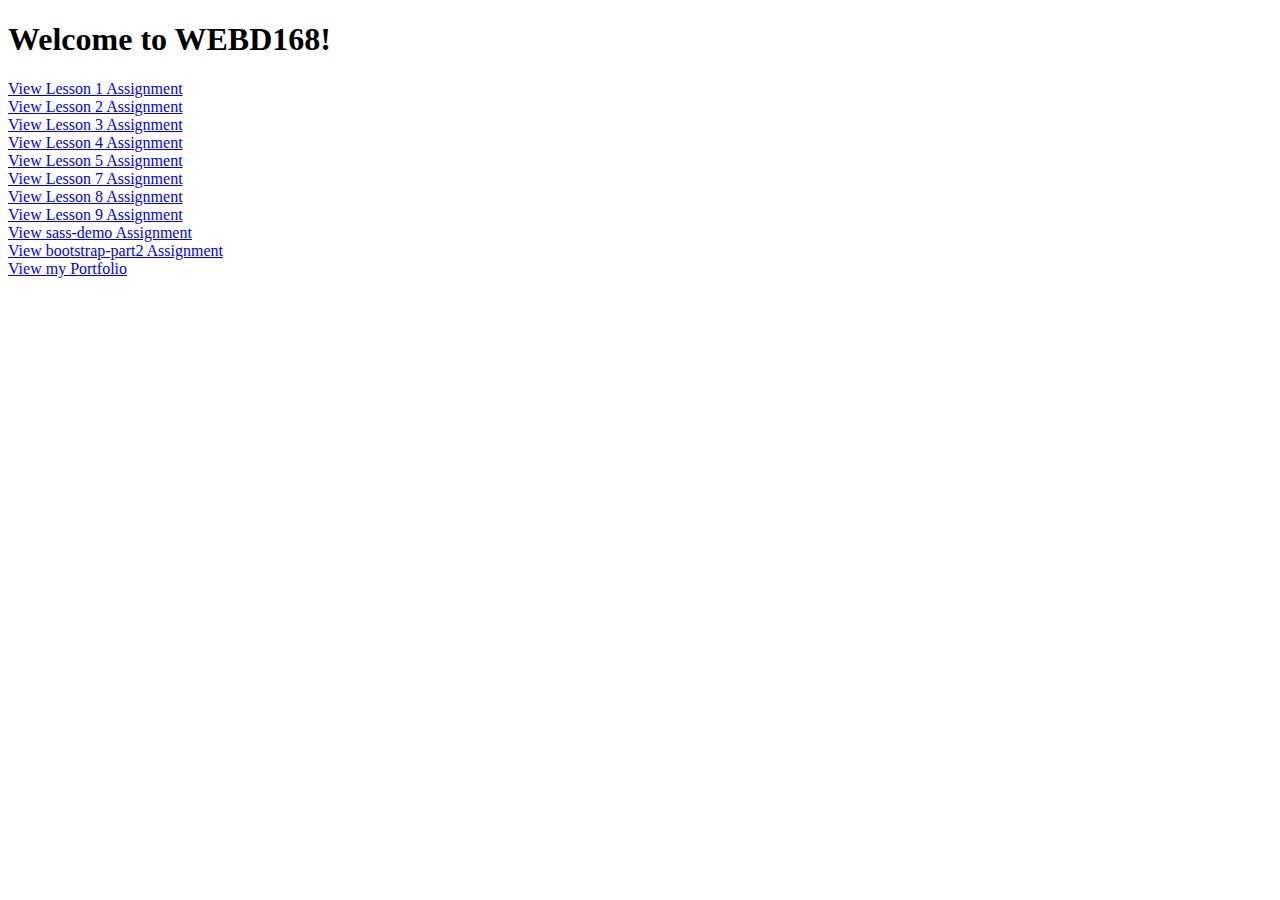
<file: index.html>
<!DOCTYPE html>
<html>
<head>
    <title>WEBD168 - Home</title>
</head>
<body>
    <h1>Welcome to WEBD168!</h1>
    <a href="lesson01/">View Lesson 1 Assignment</a><br>
    <a href="lesson02/">View Lesson 2 Assignment</a><br>
    <a href="lesson03/">View Lesson 3 Assignment</a><br>
    <a href="lesson04/">View Lesson 4 Assignment</a><br>
    <a href="lesson05/">View Lesson 5 Assignment</a><br>
    <a href="lesson07/">View Lesson 7 Assignment</a><br>
    <a href="lesson08/">View Lesson 8 Assignment</a><br>
    <a href="lesson09/">View Lesson 9 Assignment</a><br>
    <a href="sass-demo/">View sass-demo Assignment</a><br>
    <a href="bootstrap-part2/">View bootstrap-part2 Assignment</a><br>
    <a href="final/">View my Portfolio</a>
</body>
</html>
</file>
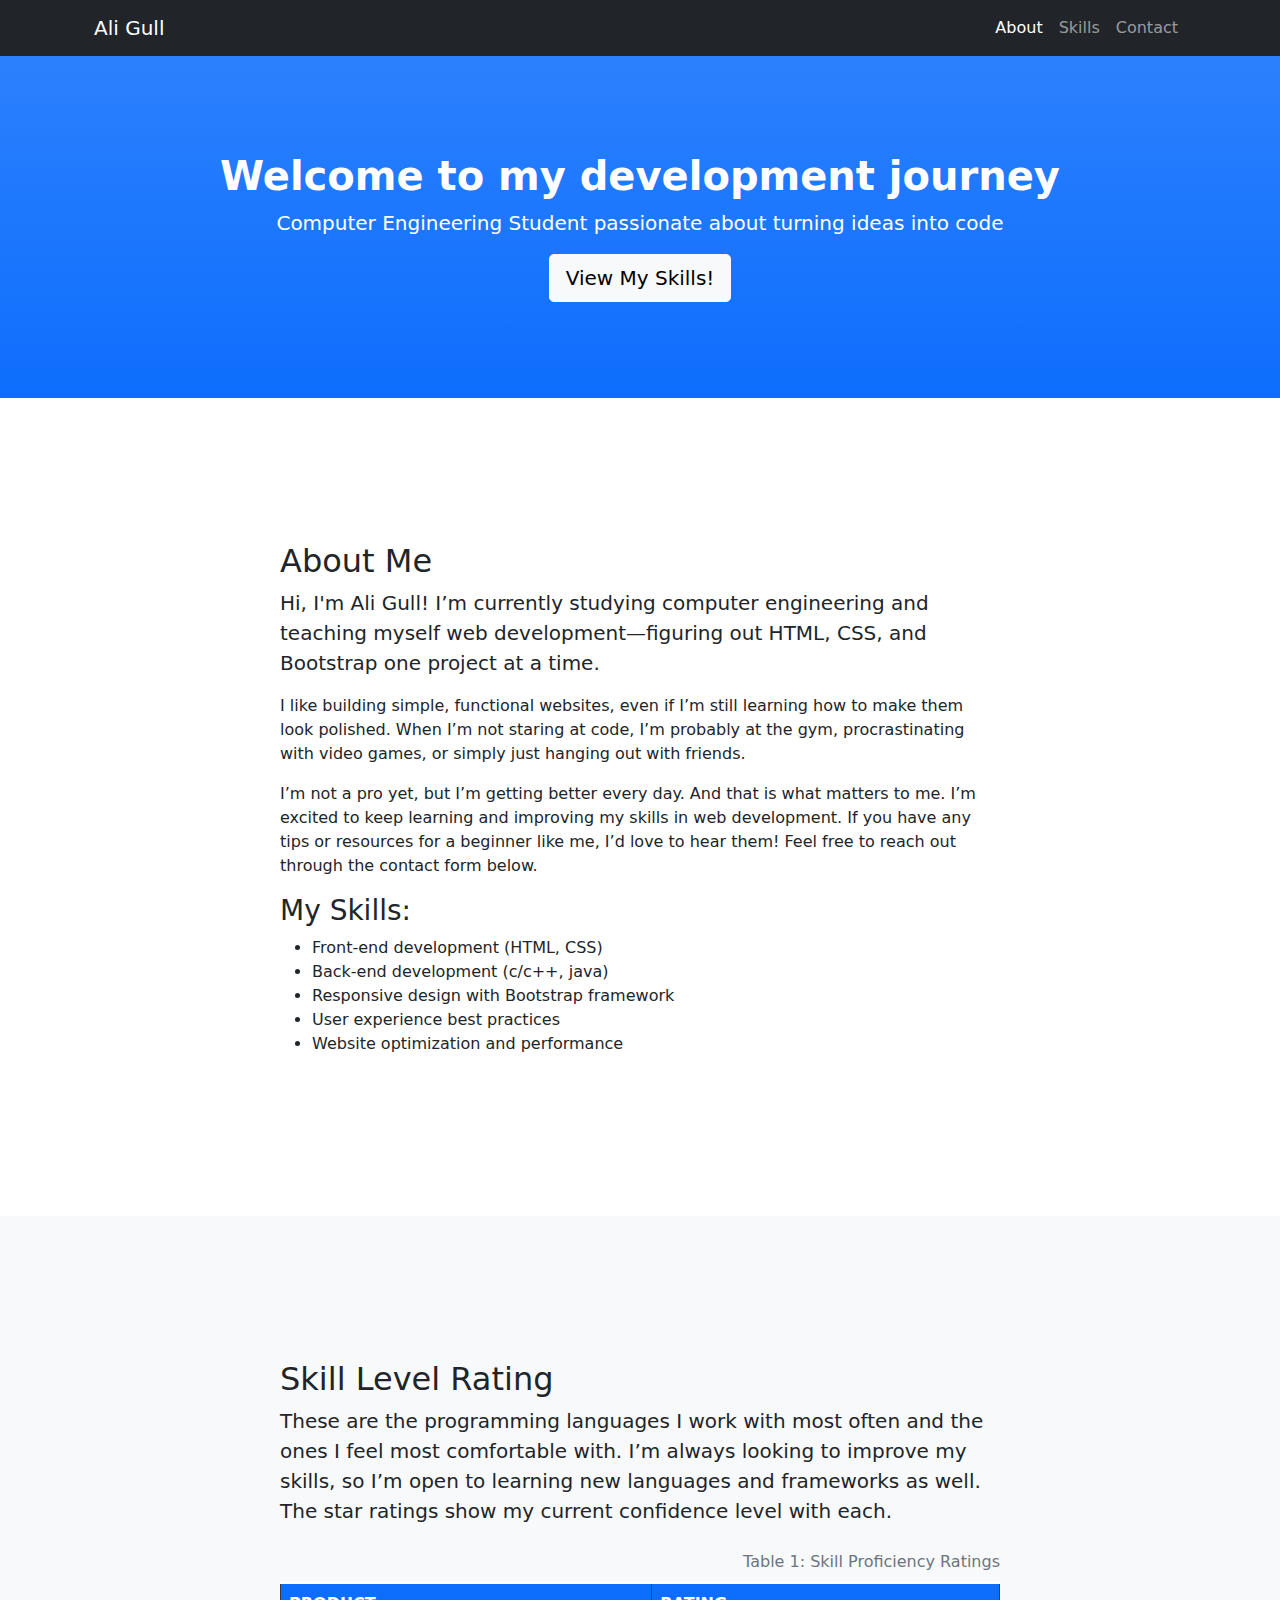
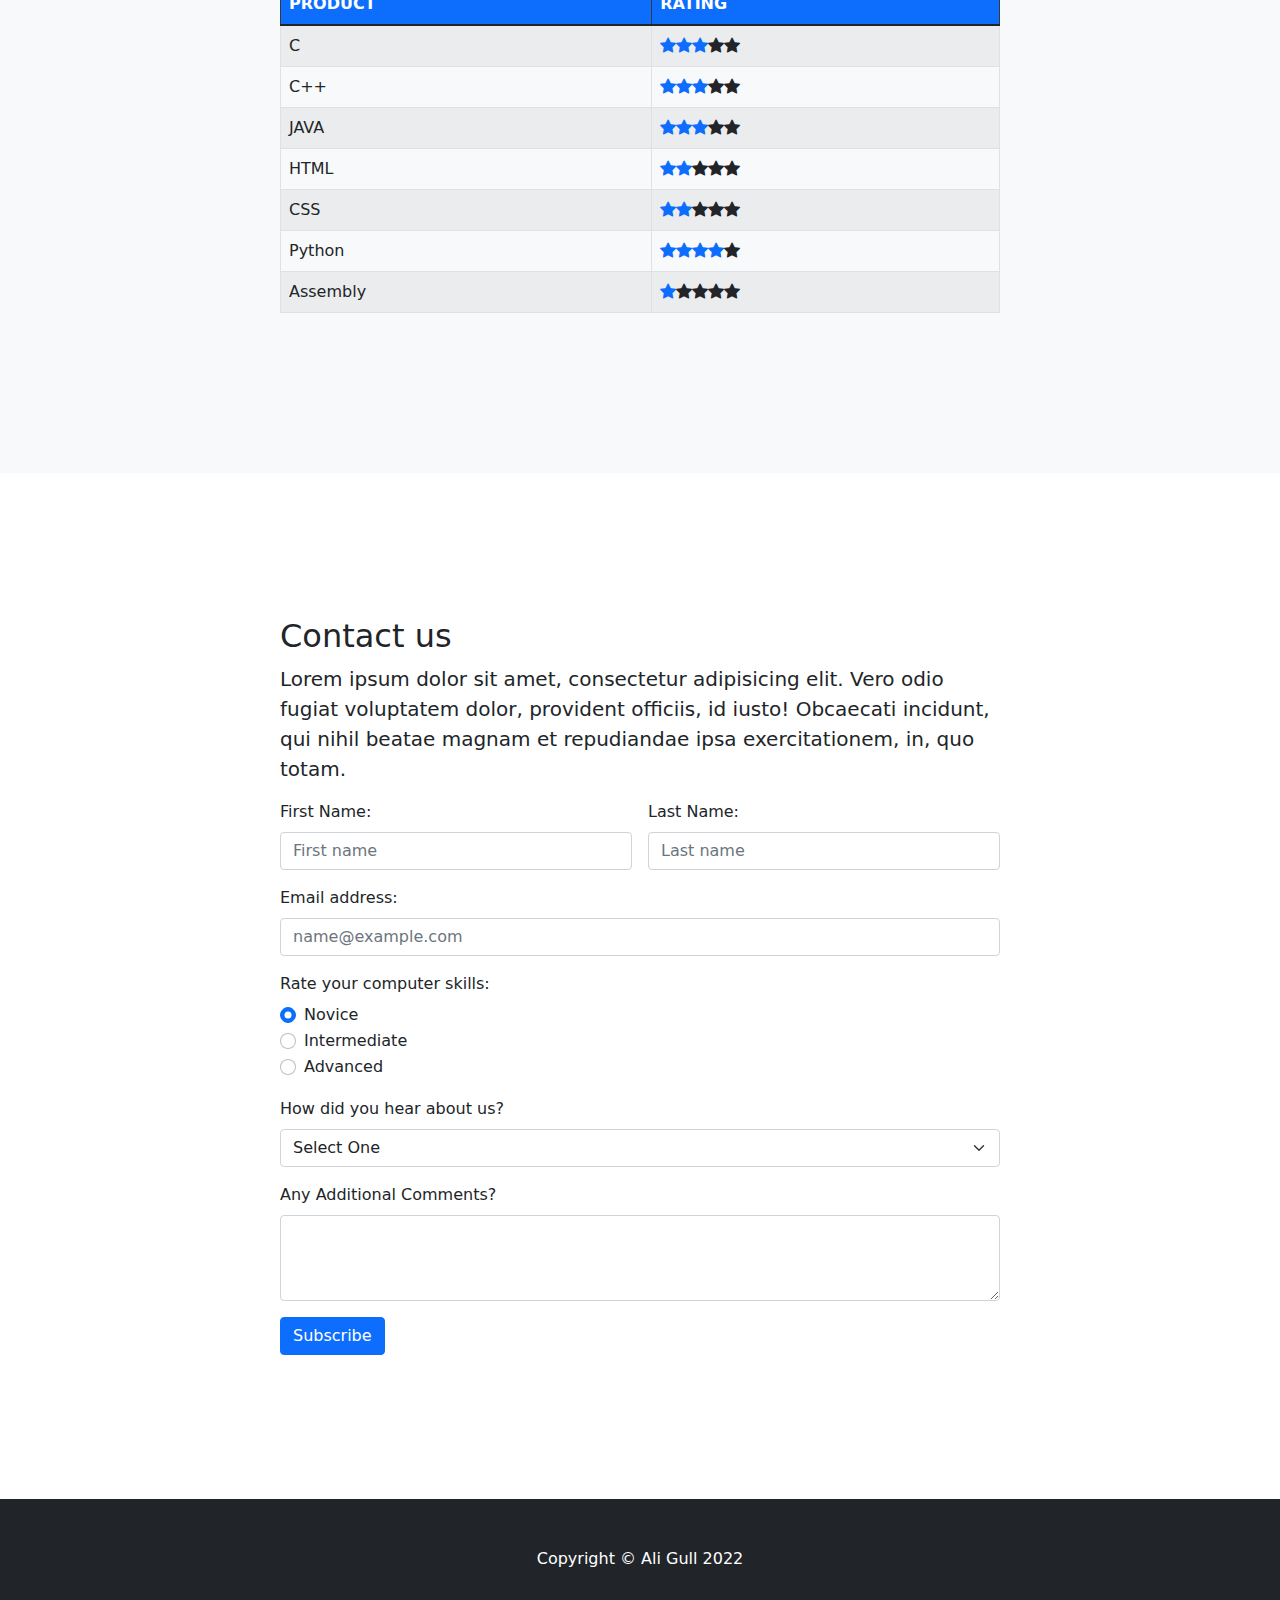
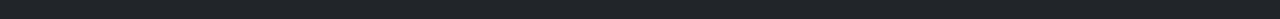
<file: bootstrap-part2/index.html>
<!DOCTYPE html>
<html lang="en">

<head>
    <meta charset="utf-8">
    <meta name="viewport" content="width=device-width, initial-scale=1, shrink-to-fit=no">
    <meta name="description" content=""> <!-- Update this content-->
    <meta name="author" content=""> <!-- Update this content-->
    <title>Scrolling Nav - Start Bootstrap Template</title>
    <link rel="icon" type="image/x-icon" href="assets/favicon.ico">
    <!-- Core theme CSS (includes Bootstrap)-->
    <link href="css/styles.css" rel="stylesheet">
    <link rel="stylesheet" href="css/custom.css">
    <link rel="stylesheet" href="https://cdn.jsdelivr.net/npm/bootstrap-icons@1.13.1/font/bootstrap-icons.min.css">
</head>

<body id="page-top">
    <!-- Navigation-->
    <nav class="navbar navbar-expand-lg navbar-dark bg-dark fixed-top" id="mainNav">
        <div class="container px-4">
            <a class="navbar-brand" href="#page-top">Ali Gull</a>
            <button class="navbar-toggler" type="button" data-bs-toggle="collapse" data-bs-target="#navbarResponsive"
                aria-controls="navbarResponsive" aria-expanded="false" aria-label="Toggle navigation">
                <span class="navbar-toggler-icon"></span>
            </button>
            <div class="collapse navbar-collapse" id="navbarResponsive">
                <ul class="navbar-nav ms-auto">
                    <li class="nav-item">
                        <a class="nav-link" href="#about">About</a>
                    </li>
                    <li class="nav-item">
                        <a class="nav-link" href="#skills">Skills</a>
                    </li>
                    <li class="nav-item">
                        <a class="nav-link" href="#contact">Contact</a>
                    </li>
                </ul>
            </div>
        </div>
    </nav>
    <!-- Header-->
    <header class="bg-primary bg-gradient text-white">
        <div class="container px-4 text-center">
            <h1 class="fw-bolder">Welcome to my development journey</h1>
            <p class="lead">
                Computer Engineering Student passionate about turning ideas into code
            </p>
            <a class="btn btn-lg btn-light" href="#about">View My Skills!</a>
        </div>
    </header>
    <!-- About section-->
    <!-- About section-->
<section id="about">
    <div class="container px-4">
        <div class="row gx-4 justify-content-center">
            <div class="col-lg-8">
                <h2>About Me</h2>
                <p class="lead">
                    Hi, I'm Ali Gull! I’m currently studying computer engineering and teaching myself web development—figuring out HTML, CSS, and Bootstrap one project at a time.
                </p>
                <p>
                    I like building simple, functional websites, even if I’m still learning how to make them look polished. When I’m not staring at code, I’m probably at the gym, procrastinating with video games, or simply just hanging out with friends.
                </p>
                <p>
                    I’m not a pro yet, but I’m getting better every day. And that is what matters to me. I’m excited to keep learning and improving my skills in web development. If you have any tips or resources for a beginner like me, I’d love to hear them! Feel free to reach out through the contact form below.

                </p>
                <h3>My Skills:</h3>
                <ul>
                    <li>Front-end development (HTML, CSS)</li>
                    <li>Back-end development (c/c++, java)</li>
                    <li>Responsive design with Bootstrap framework</li>
                    <li>User experience best practices</li>
                    <li>Website optimization and performance</li>
                </ul>
            </div>
        </div>
    </div>
</section>
    <!-- Products section-->
    <section class="bg-light" id="products">
        <div class="container px-4">
            <div class="row gx-4 justify-content-center">
                <div class="col-lg-8">
                    <h2>Skill Level Rating</h2>
                    <p class="lead">
                        These are the programming languages I work with most often and the ones I feel most comfortable with. I’m always looking to improve my skills, so I’m open to learning new languages and frameworks as well. The star ratings show my current confidence level with each.
                    </p>
                </div>
            </div>
        </div>
        <div class="container px-4">
            <div class="row gx-4 justify-content-center">
                <div class="col-lg-8">
                    <table class="table table-responsive table-striped table-bordered inventory">
                        <caption class="text-end">
                            Table 1: Skill Proficiency Ratings
                        </caption>
                        <thead class="text-uppercase table-dark">
                            <tr scope="row">
                                <th scope="col">Product</th>
                                <th scope="col">Rating</th>
                            </tr>
                        </thead>
                        <tbody>
                            <tr>
                                <td>C</td>
                                <td class="rating">
                                    <i class="bi bi-star-fill text-primary"></i><i
                                        class="bi bi-star-fill text-primary"></i><i
                                        class="bi bi-star-fill text-primary"></i><i class="bi bi-star-fill"></i><i
                                        class="bi bi-star-fill">
                                    </i>
                                </td>
                            </tr>
                            <tr>
                                <td>C++</td>
                                <td class="rating">
                                    <i class="bi bi-star-fill text-primary"></i><i
                                        class="bi bi-star-fill text-primary"></i><i
                                        class="bi bi-star-fill text-primary"></i><i class="bi bi-star-fill"></i><i
                                        class="bi bi-star-fill">
                                    </i>
                                </td>
                            </tr>
                            <tr>
                                <td>JAVA</td>
                                <td class="rating">
                                    <i class="bi bi-star-fill text-primary"></i><i
                                        class="bi bi-star-fill text-primary"></i><i
                                        class="bi bi-star-fill text-primary"></i><i class="bi bi-star-fill"></i><i
                                        class="bi bi-star-fill">
                                    </i>
                                </td>
                            </tr>
                            <tr>
                                <td>HTML</td>
                                <td class="rating">
                                    <i class="bi bi-star-fill text-primary"></i><i
                                        class="bi bi-star-fill text-primary"></i><i
                                        class="bi bi-star-fill"></i><i 
                                        class="bi bi-star-fill"></i><i
                                        class="bi bi-star-fill">
                                    </i>
                                </td>
                            </tr>
                            <tr>
                                <td>CSS</td>
                                <td class="rating">
                                    <i class="bi bi-star-fill text-primary"></i><i
                                        class="bi bi-star-fill text-primary"></i><i
                                        class="bi bi-star-fill"></i><i 
                                        class="bi bi-star-fill"></i><i
                                        class="bi bi-star-fill">
                                    </i>
                                </td>
                            </tr>
                            <tr>
                                <td>Python</td>
                                <td class="rating">
                                    <i class="bi bi-star-fill text-primary"></i><i
                                        class="bi bi-star-fill text-primary"></i><i
                                        class="bi bi-star-fill text-primary"></i><i 
                                        class="bi bi-star-fill text-primary"></i><i
                                        class="bi bi-star-fill">
                                    </i>
                                </td>
                            </tr>
                            <tr>
                                <td>Assembly</td>
                                <td class="rating">
                                    <i class="bi bi-star-fill text-primary"></i><i
                                        class="bi bi-star-fill"></i><i
                                        class="bi bi-star-fill"></i><i 
                                        class="bi bi-star-fill"></i><i
                                        class="bi bi-star-fill">
                                    </i>
                                </td>
                            </tr>
                        </tbody>
                    </table>
                </div>
            </div>
        </div>
    </section>
    <!-- Contact section-->
    <section id="contact">
        <div class="container px-4">
            <div class="row gx-4 justify-content-center">
                <div class="col-lg-8">
                    <h2>Contact us</h2>
                    <p class="lead">
                        Lorem ipsum dolor sit amet, consectetur adipisicing elit. Vero
                        odio fugiat voluptatem dolor, provident officiis, id iusto!
                        Obcaecati incidunt, qui nihil beatae magnam et repudiandae ipsa
                        exercitationem, in, quo totam.
                    </p>
                </div>
            </div>
        </div>
        <div class="container px-4">
            <div class="row gx-4 justify-content-center">
                <div class="col-lg-8">
                    <form name="subform" method="post" action="submit.html">
                        <div class="row g-3 mb-3">
                            <div class="col-sm-6">
                                <label for="fname" class="form-label">First Name:</label>
                                <input type="text" class="form-control" placeholder="First name" id="fname">
                            </div>
                            <div class="col-sm-6">
                                <label for="lname" class="form-label">Last Name:</label>
                                <input type="text" class="form-control" placeholder="Last name" id="lname">
                            </div>
                        </div>

                        <div class="mb-3">
                            <label for="email" class="form-label">Email address:</label>
                            <input type="email" class="form-control" id="email" placeholder="name@example.com">
                        </div>
                        <fieldset class="row mb-3">
                            <legend class="col-form-label col-sm-6 pt-0">
                                Rate your computer skills:
                            </legend>
                            <div class="col-sm-10">
                                <div class="form-check">
                                    <input class="form-check-input" type="radio" name="radios" id="radio1"
                                        value="novice" checked>
                                    <label class="form-check-label" for="radio1">
                                        Novice
                                    </label>
                                </div>
                                <div class="form-check">
                                    <input class="form-check-input" type="radio" name="radios" id="radio2"
                                        value="intermediate">
                                    <label class="form-check-label" for="radio2">
                                        Intermediate
                                    </label>
                                </div>
                                <div class="form-check">
                                    <input class="form-check-input" type="radio" name="radios" id="radio3"
                                        value="advanced">
                                    <label class="form-check-label" for="radio3">
                                        Advanced
                                    </label>
                                </div>
                            </div>
                        </fieldset>

                        <div class="mb-3">
                            <label for="refer" class="form-label">How did you hear about us?</label><select
                                class="form-select" aria-label="Default select example">
                                <option selected>Select One</option>
                                <option value="1">Friend</option>
                                <option value="2">Instagram</option>
                                <option value="3">Facebook</option>
                                <option value="4">Twitter</option>
                            </select>
                        </div>

                        <div class="mb-3">
                            <label for="comments" class="form-label">Any Additional Comments?</label>
                            <textarea class="form-control" id="comments" rows="3"></textarea>
                        </div>

                        <button type="submit" class="btn btn-primary">Subscribe</button>
                    </form>
                </div>
            </div>
        </div>
    </section>
    <!-- Footer-->
    <footer class="py-5 bg-dark">
        <div class="container px-4">
            <p class="m-0 text-center text-white">
                Copyright &copy; Ali Gull 2022
            </p>
        </div>
    </footer>
    <!-- Bootstrap core JS-->
    <script src="https://cdn.jsdelivr.net/npm/bootstrap@5.1.3/dist/js/bootstrap.bundle.min.js"></script>
    <!-- Core theme JS-->
    <script src="js/scripts.js"></script>
</body>

</html>
</file>
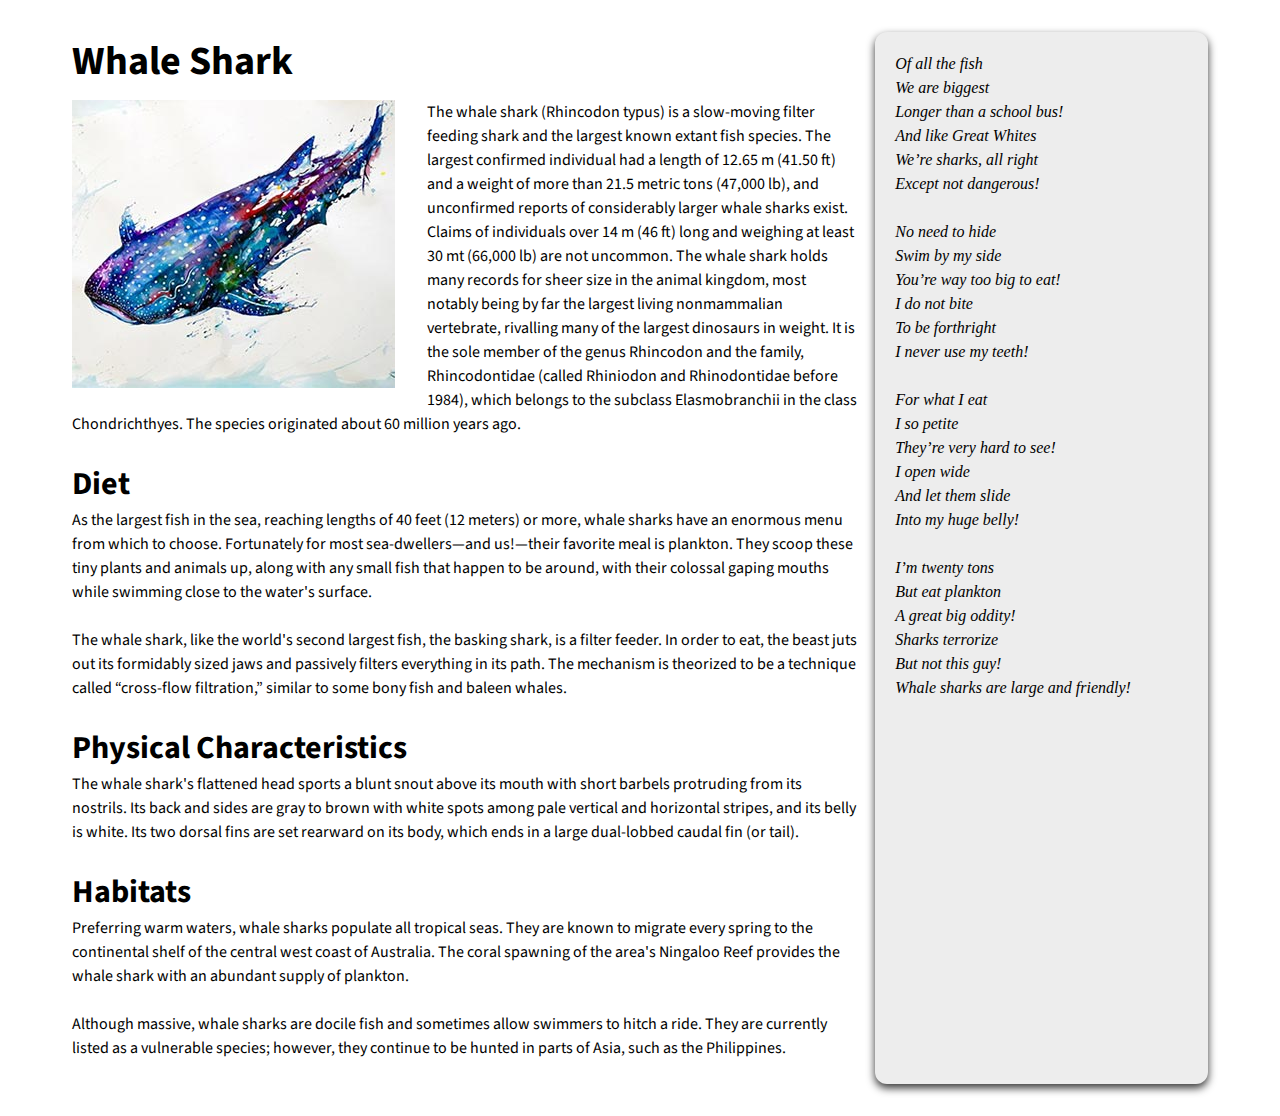
<file: lesson05/index.html>
<!DOCTYPE html>
<html lang="en">
<head>
	<meta charset="UTF-8">
	<meta name="viewport" content="width=device-width, initial-scale=1.0">
<!-- Link To Google Fonts -->
<link href="https://fonts.googleapis.com/css?family=Source+Sans+Pro:300,400,600,700,900&display=swap" rel="stylesheet">
<title>Flexible Media</title>
<link rel="stylesheet" href="styles.css">
</head>

<body>
<section>
<article>
  <!-- Main Heading (h1) -->
  <h1>Whale Shark</h1>
  <!-- Image of the Whale Shark -->
  <img src="images/whaleSharkArt.jpg" alt="whale Shark">
  <p>The whale shark (Rhincodon typus) is a slow-moving filter feeding shark and the largest known extant fish species. The largest confirmed individual had a length of 12.65 m (41.50 ft) and a weight of more than 21.5 metric tons (47,000 lb), and unconfirmed reports of considerably larger whale sharks exist. Claims of individuals over 14 m (46 ft) long and weighing at least 30 mt (66,000 lb) are not uncommon. The whale shark holds many records for sheer size in the animal kingdom, most notably being by far the largest living nonmammalian vertebrate, rivalling many of the largest dinosaurs in weight. It is the sole member of the genus Rhincodon and the family, Rhincodontidae (called Rhiniodon and Rhinodontidae before 1984), which belongs to the subclass Elasmobranchii in the class Chondrichthyes. The species originated about 60 million years ago.</p>
  <h2>Diet</h2>
  <p>As the largest fish in the sea, reaching lengths of 40 feet (12 meters) or more, whale sharks have an enormous menu from which to choose. Fortunately for most sea-dwellers—and us!—their favorite meal is plankton. They scoop these tiny plants and animals up, along with any small fish that happen to be around, with their colossal gaping mouths while swimming close to the water's surface.</p>
  <p>The whale shark, like the world's second largest fish, the basking shark, is a filter feeder. In order to eat, the beast juts out its formidably sized jaws and passively filters everything in its path.  The mechanism is theorized to be a technique called “cross-flow filtration,” similar to some bony fish and baleen whales.</p>
  <h2>Physical Characteristics</h2>
  <p>The whale shark's flattened head sports a blunt snout above its mouth with short barbels protruding from its nostrils. Its back and sides are gray to brown with white spots among pale vertical and horizontal stripes, and its belly is white. Its two dorsal fins are set rearward on its body, which ends in a large dual-lobbed caudal fin (or tail).</p>
  <h2>Habitats</h2>
<p>Preferring warm waters, whale sharks
	populate all tropical seas. They are
	known to migrate every spring to the
	continental shelf of the central west
	coast of Australia. The coral spawning
	of the area's Ningaloo Reef provides the
	whale shark with an abundant supply of
	plankton.</p>
  <p>Although massive, whale sharks are docile fish and sometimes allow swimmers to hitch a ride. They are currently listed as a vulnerable species; however, they continue to be hunted in parts of Asia, such as the Philippines.</p>
</article>

<aside>
	<p>Of all the fish<br>
	  We are biggest<br>
	  Longer than a school bus!<br>
	  And like Great Whites<br>
	  We’re sharks, all right<br>
	  Except not dangerous!</p>
	<p>No need to hide<br>
	  Swim by my side<br>
	  You’re way too big to eat!<br>
	  I do not bite<br>
	  To be forthright<br>
	  I never use my teeth!</p>
	<p>For what I eat<br>
	  I so petite<br>
	  They’re very hard to see!<br>
	  I open wide<br>
	  And let them slide<br>
	  Into my huge belly!</p>
	<p>I’m twenty tons<br>
	  But eat plankton<br>
	  A great big oddity!<br>
	  Sharks terrorize<br>
	  But not this guy!<br>
	  Whale sharks are large and friendly!</p>
  </aside>

</section>
</body>
</html>
</file>
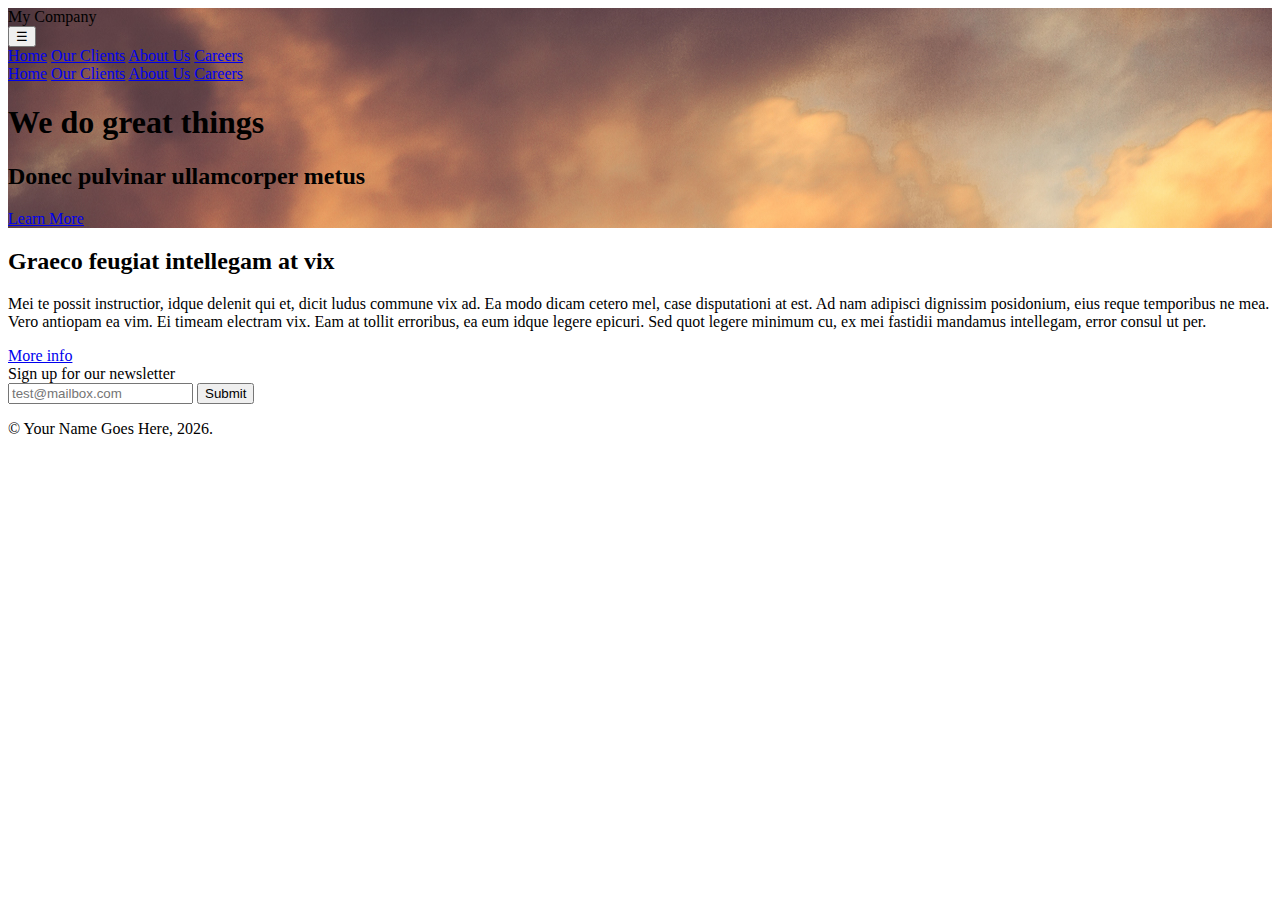
<file: lesson08/index.html>
<!DOCTYPE html>
<html lang="en">

<head>
    <meta charset="utf-8" />
    <title>Tailwind CSS Project</title>
    <meta name="viewport"
        content="width=device-width, initial-scale=1" />
    <!-- This loads a custom font (Raleway) from Google Fonts so we can use it in our site. -->
    <link
        href="https://fonts.googleapis.com/css2?family=Raleway:wght@400;600&display=swap"
        rel="stylesheet" />
    <!-- Tailwind CSS CDN script goes here -->

    <style>
        html {
            scroll-behavior: smooth;
            scroll-padding-top: 5rem;
            /* offset for fixed header */
        }
    </style>
</head>

<body class="bg-gray-100 text-gray-800 font-[Raleway]">

    <!-- Header -->
    <header class=""
        style="background-image: url('header.jpg');">


        <div class="">
            <!-- Logo -->
            <div class="">
                My Company
            </div>

            <!-- Mobile Hamburger Menu Button -->
            <!-- This button is only visible on small screens (hidden on md and larger) -->
            <!-- It toggles the visibility of the mobile navigation menu -->
            <button id="menu-toggle"
                class="block md:hidden text-yellow-400 focus:outline-none"
                aria-label="Toggle navigation"
                aria-expanded="false"
                aria-controls="mobile-menu">
                ☰
            </button>

            <!-- Nav Links (desktop) -->
            <nav id="nav-menu" class="" role="navigation">
                <a href="#" class="">Home</a>
                <a href="#" class="">Our Clients</a>
                <a href="#" class="">About Us</a>
                <a href="#" class="">Careers</a>
            </nav>
        </div>

        <!-- Mobile Nav Menu -->
        <div id="mobile-menu"
            class="md:hidden hidden font-semibold px-4 pb-4 space-y-2"
            role="navigation">
            <a href="#" class="">Home</a>
            <a href="#" class="">Our Clients</a>
            <a href="#" class="">About Us</a>
            <a href="#" class="">Careers</a>
        </div>

        <!-- Hero Text -->
        <div class="">
            <h1 class="">We do great things</h1>
            <h2 class="">Donec pulvinar ullamcorper metus
            </h2>
            <a href="#" class="">Learn
                More</a>
        </div>
    </header>
    <main>
        <section id="info" class="">
            <div class="">
                <div class="">
                    <h2 class="">
                        Graeco
                        feugiat intellegam at vix</h2>
                </div>

                <div class="">
                    <!-- Card 1 -->
                    <div>
                        <p class="">
                            Mei te possit instructior, idque
                            delenit qui et, dicit ludus
                            commune vix ad. Ea modo dicam
                            cetero mel, case disputationi at
                            est. Ad nam adipisci dignissim
                            posidonium, eius reque
                            temporibus ne mea. Vero antiopam
                            ea vim. Ei timeam electram vix.
                            Eam at tollit erroribus, ea eum
                            idque legere epicuri. Sed quot
                            legere minimum cu, ex mei
                            fastidii mandamus intellegam,
                            error consul ut per.
                        </p>
                        <a href="#" class="">More info</a>

                    </div>
                    <!-- Card 2 -->

                    <!-- Card 3 -->


                </div>
            </div>
        </section>
    </main>

    <!-- Footer -->
    <footer class="">
        <div class="">
            <div class="">
                <!-- Newsletter Form -->
                <div class="">
                    <form>
                        <label for="exampleEmailInput"
                            class="text-sm">Sign up for our
                            newsletter</label>
                        <div class="mt-2 flex">
                            <input
                                class="w-full px-4 py-2 rounded-l-md text-gray-700"
                                type="email"
                                placeholder="test@mailbox.com"
                                id="exampleEmailInput"
                                aria-label="Email address" />
                            <input
                                class="bg-blue-500 text-black px-4 py-2 rounded-r-md hover:bg-blue-400 cursor-pointer"
                                type="submit" value="Submit"
                                aria-label="Submit form" />
                        </div>
                    </form>
                </div>

                <!-- Footer Text -->
                <div class="">
                    <p>© Your Name Goes Here,
                        <!-- Placeholder where the current year will be filled in with JavaScript. -->
                        <span id="year"></span>.
                    </p>
                </div>
            </div>
        </div>
    </footer>

    <!-- JavaScript: Mobile Nav Toggle + Dynamic Year -->
    <script>
        const toggle = document.getElementById("menu-toggle");
        const mobileMenu = document.getElementById("mobile-menu");

        toggle.addEventListener("click", () => {
            const isHidden = mobileMenu.classList.toggle("hidden");
            toggle.setAttribute("aria-expanded", !isHidden);
        });

        // Set current year
        document.getElementById("year").textContent = new Date().getFullYear();
    </script>

</body>

</html>
</file>
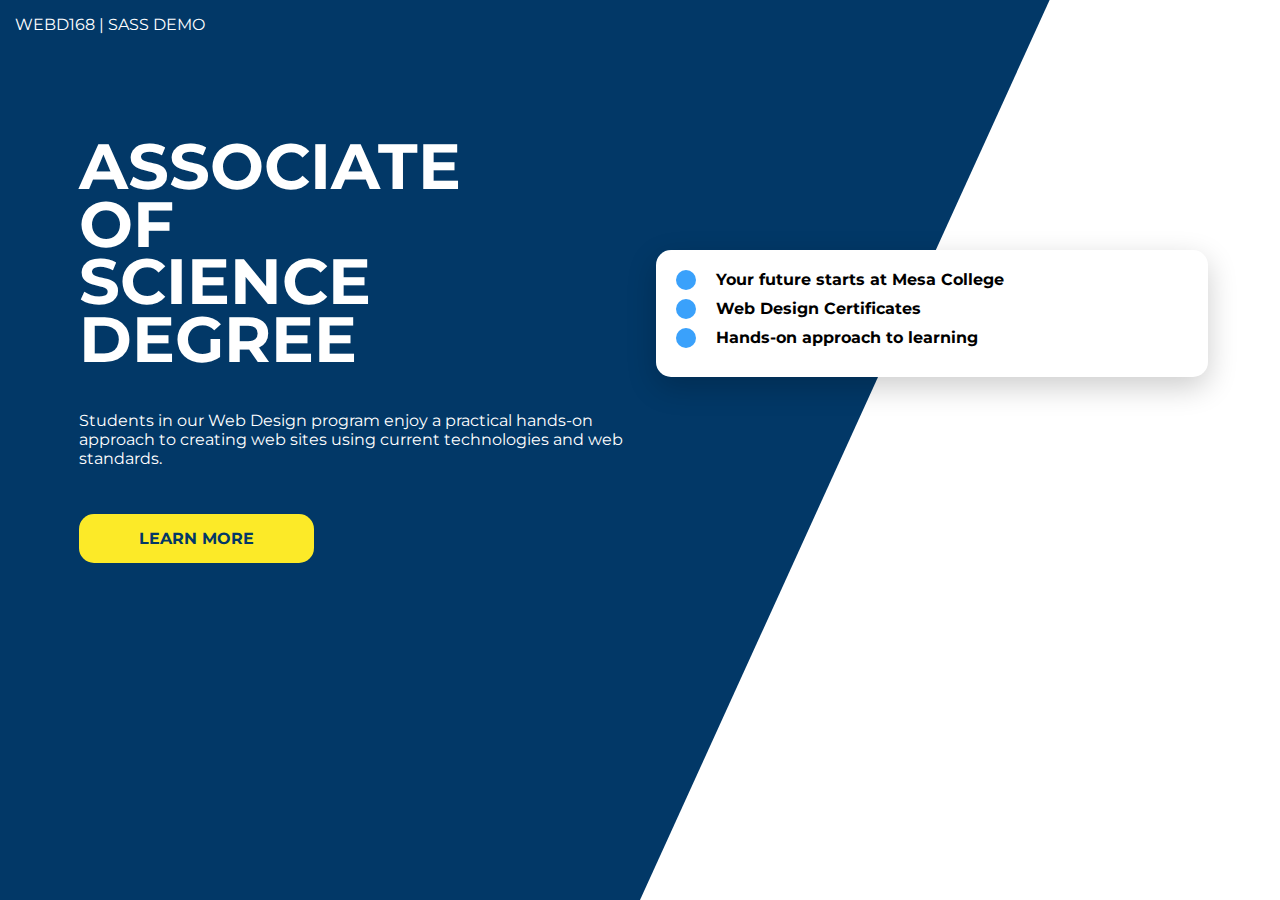
<file: sass-demo/index.html>
<!DOCTYPE html>
<html lang="en">

<head>
    <meta charset="UTF-8" />
    <meta name="viewport"
        content="width=device-width, initial-scale=1.0" />
    <meta name="description"
        content="Sass Demo Page for Mesa College Web Design Program" />
    <meta name="Marianne Gibson"
        content="Mesa College Web Design" />
    <title>Demo Sass</title>
    <link rel="stylesheet" href="css/main.css" />
</head>

<body>
    <div id="bg" aria-hidden="true"></div>
    <!-- Decorative background element; hidden from screen readers -->

    <header>
        <a href="#">webd168 | Sass Demo</a>
    </header>
    <main>

        <section id="card">
            <!-- ul>li>span+strong -->
            <ul>
                <li>
                    <span></span>
                    <strong>Your future starts at Mesa
                        College</strong>
                </li>
                <li>
                    <span></span>
                    <strong>Web Design Certificates</strong>
                </li>
                <li>
                    <span></span>
                    <strong>Hands-on approach to
                        learning</strong>
                </li>
            </ul>
        </section>
        <section id="primary">
            <h1>Associate of Science Degree</h1>
            <p>Students in our Web Design program enjoy a
                practical hands-on approach to creating web
                sites using current technologies and web
                standards.</p>

            <a href="#">Learn more</a>
        </section>
    </main>
</body>

</html>
</file>
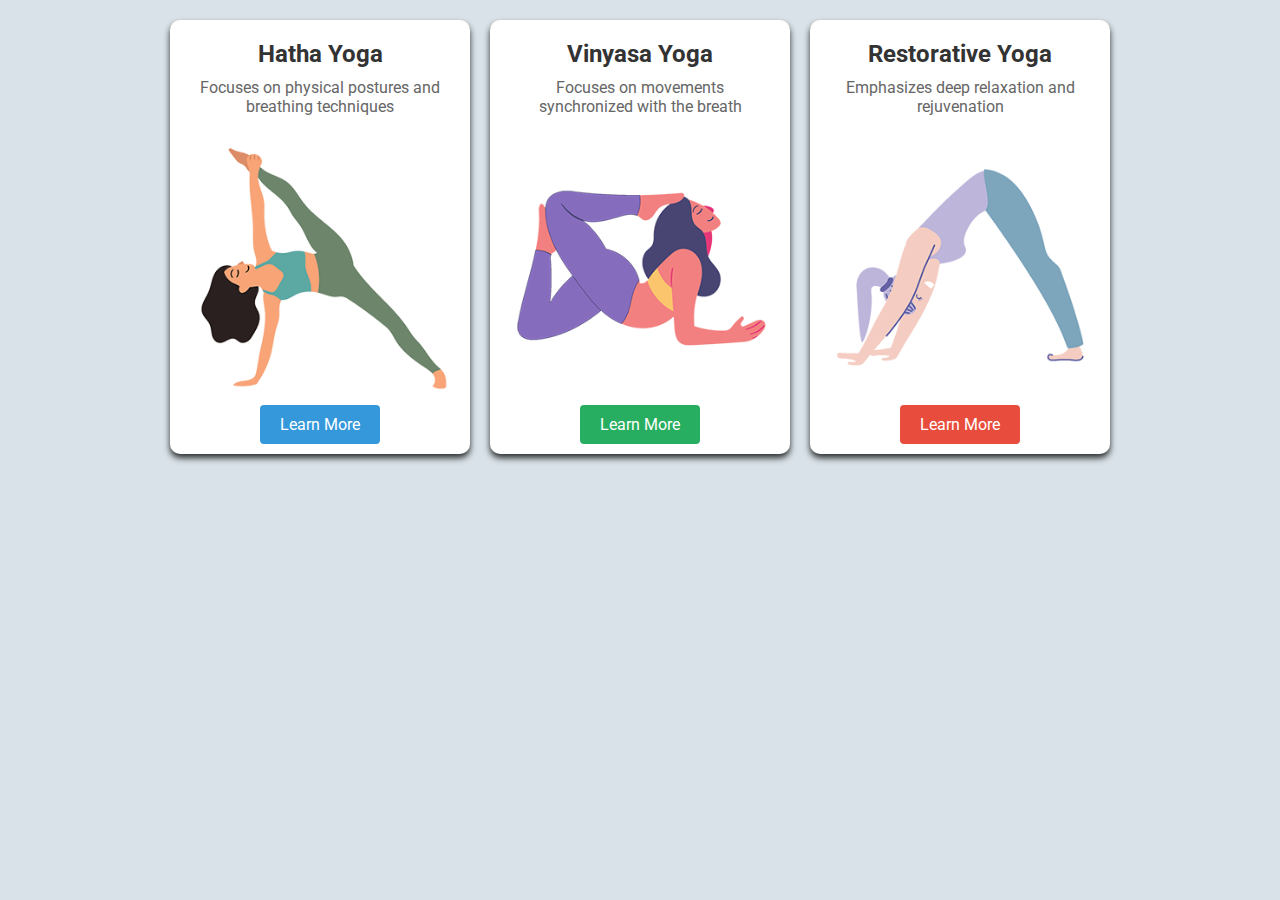
<file: lesson04/lesson03-flexbox/index.html>
<!DOCTYPE html>
<html lang="en">
<head>
    <meta charset="UTF-8">
    <meta name="viewport" content="width=device-width, initial-scale=1.0">
    <title>Yoga</title>
    <link rel="preconnect" href="https://fonts.googleapis.com">
<link rel="preconnect" href="https://fonts.gstatic.com" crossorigin>
<link href="https://fonts.googleapis.com/css2?family=Roboto:wght@400;500;700;&display=swap" rel="stylesheet">
<link rel="stylesheet" href="styles.css">
</head>
<body>
<div class="container">
    <div class="card">
        <h2>Hatha Yoga</h2>
        <p>Focuses on physical postures and breathing techniques</p>
        <img src="./‫images/pose1.png" alt="Hatha Yoga">
        <a href="#" class="learn-more-btn">Learn More</a>
    </div>
    
    <div class="card">
        <h2>Vinyasa Yoga</h2>
        <p>Focuses on movements synchronized with the breath</p>
        <img src="./‫images/pose2.png" alt="Hatha Yoga">
        <a href="#" class="learn-more-btn">Learn More</a>
    </div>

    <div class="card">
        <h2>Restorative Yoga</h2>
        <p>Emphasizes deep relaxation and rejuvenation</p>
        <img src="./‫images/pose3.png" alt="Hatha Yoga">
        <a href="#" class="learn-more-btn">Learn More</a>
    </div>
</div>
</body>
</html>
</file>
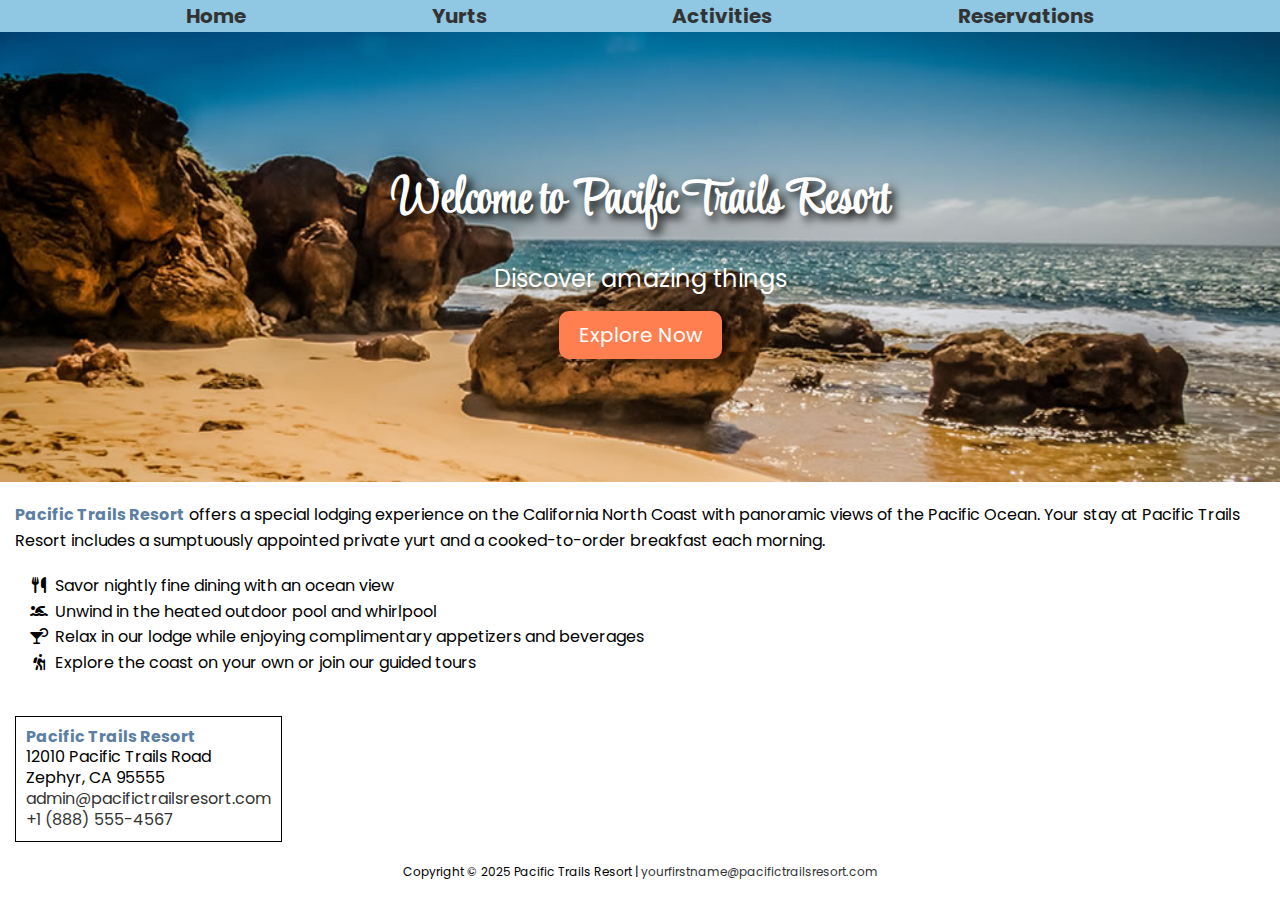
<file: lesson04/lesson04/index.html>
<!DOCTYPE html>
<html lang="en">
<head>
  <meta charset="UTF-8">
  <meta name="viewport" content="width=device-width, initial-scale=1.0">
  <title>Pacific Trails Resort</title>
  <link rel="preconnect" href="https://fonts.googleapis.com">
  <link rel="preconnect" href="https://fonts.gstatic.com" crossorigin>
  <link href="https://fonts.googleapis.com/css2?family=Poppins:wght@400;500;600&family=Style+Script&display=swap" rel="stylesheet">
  <link rel="stylesheet" href="https://cdnjs.cloudflare.com/ajax/libs/font-awesome/6.7.2/css/all.min.css" integrity="sha512-Evv84Mr4kqVGRNSgIGL/F/aIDqQb7xQ2vcrdIwxfjThSH8CSR7PBEakCr51Ck+w+/U6swU2Im1vVX0SVk9ABhg==" crossorigin="anonymous" referrerpolicy="no-referrer" />
  <link rel="stylesheet" href="styles.css">
</head>
<body>
    <nav>
        <ul class="main-menu">
            <li><a href="index.html">Home</a></li>
            <li><a href="yurts.html">Yurts</a></li>
            <li><a href="activities.html">Activities</a></li>
            <li><a href="reservations.html">Reservations</a></li>
        </ul>
    </nav>
  <div class="hero-image hero-home-image">
    <div class="hero-text">
      <h1>Welcome to Pacific Trails Resort</h1>
      <p>Discover amazing things</p>
      <a href="reservations.html" class="btn btn-primary">Explore Now</a>
    </div>
</div>
<div class="container-fluid">
<main>
<p><span class="resort">Pacific Trails Resort</span> offers a special lodging experience on the California North Coast with panoramic views of the Pacific Ocean. Your stay at Pacific Trails Resort includes a sumptuously appointed private yurt and a cooked-to-order breakfast each morning.</p>
<!-- ul>li*4 -->
<ul class="fa-ul">
  <li><span class="fa-li"><i class="fa-solid fa-utensils"></i></span>Savor nightly fine dining with an ocean view</li>
  <li><span class="fa-li"><i class="fa-solid fa-person-swimming"></i></span>Unwind in the heated outdoor pool and whirlpool</li>
  <li><span class="fa-li"><i class="fa-solid fa-martini-glass-citrus"></i></span>Relax in our lodge while enjoying complimentary appetizers and beverages</li>
  <li><span class="fa-li"><i class="fa-solid fa-person-hiking"></i></span>Explore the coast on your own or join our guided tours</li>
</ul>

  <address class="contact">
    <!-- Contact information goes here -->
    <p><span class="resort">Pacific Trails Resort</span></p>
    <p>12010 Pacific Trails Road</p>
    <p>Zephyr, CA 95555</p>
    <p><a href="mailto:admin@pacifictrailsresort.com">admin@pacifictrailsresort.com</a></p>
    <p><a href="tel:+18885554567">+1 (888) 555-4567</a></p>
  </address>
</main>
<footer>
<p>Copyright &copy; 2025 Pacific Trails Resort |
<a href="mailto:yourfirstname@pacifictrailsresorts.com">yourfirstname@pacifictrailsresort.com</a></p>
</footer>
</div>
</div>
</body>
</html>
</file>
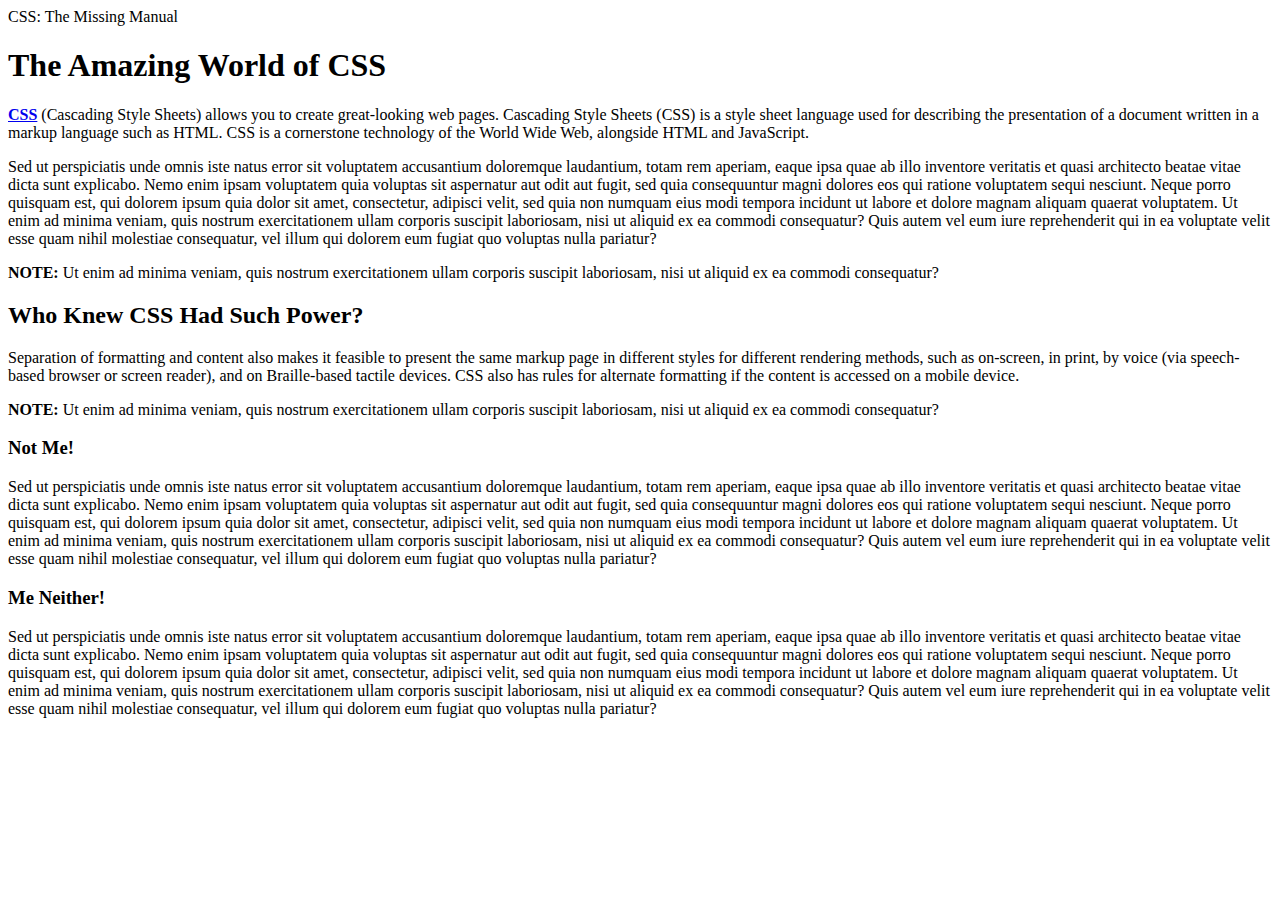
<file: lesson02/selector_basics_start.html>
<!DOCTYPE html>
<html lang="en">
  <head>
    <meta charset="UTF-8" />
    <title>Selector Basics</title>
    <link
      rel="stylesheet"
      href="https://fonts.googleapis.com/css?family=Varela+Round"
    />
  </head>
  <body>
    <header>CSS: The Missing Manual</header>

    <article>
      <!-- The article element is intended to present an independent entry that could stand on its own. -->
      <h1>The Amazing World of CSS</h1>
      <p>
        <strong><a href="/en-US/docs/Glossary/CSS">CSS</a></strong> (Cascading
        Style Sheets) allows you to create great-looking web pages. Cascading
        Style Sheets (CSS) is a style sheet language used for describing the
        presentation of a document written in a markup language such as HTML.
        CSS is a cornerstone technology of the World Wide Web, alongside HTML
        and JavaScript.
      </p>
      <p>
        Sed ut perspiciatis unde omnis iste natus error sit voluptatem
        accusantium doloremque laudantium, totam rem aperiam, eaque ipsa quae ab
        illo inventore veritatis et quasi architecto beatae vitae dicta sunt
        explicabo. Nemo enim ipsam voluptatem quia voluptas sit aspernatur aut
        odit aut fugit, sed quia consequuntur magni dolores eos qui ratione
        voluptatem sequi nesciunt. Neque porro quisquam est, qui dolorem ipsum
        quia dolor sit amet, consectetur, adipisci velit, sed quia non numquam
        eius modi tempora incidunt ut labore et dolore magnam aliquam quaerat
        voluptatem. Ut enim ad minima veniam, quis nostrum exercitationem ullam
        corporis suscipit laboriosam, nisi ut aliquid ex ea commodi consequatur?
        Quis autem vel eum iure reprehenderit qui in ea voluptate velit esse
        quam nihil molestiae consequatur, vel illum qui dolorem eum fugiat quo
        voluptas nulla pariatur?
      </p>
      <p>
        <strong>NOTE:</strong> Ut enim ad minima veniam, quis nostrum
        exercitationem ullam corporis suscipit laboriosam, nisi ut aliquid ex ea
        commodi consequatur?
      </p>

      <h2>Who Knew CSS Had Such Power?</h2>
      <p>
        Separation of formatting and content also makes it feasible to present
        the same markup page in different styles for different rendering
        methods, such as on-screen, in print, by voice (via speech-based browser
        or screen reader), and on Braille-based tactile devices. CSS also has
        rules for alternate formatting if the content is accessed on a mobile
        device.
      </p>
      <p>
        <strong>NOTE:</strong> Ut enim ad minima veniam, quis nostrum
        exercitationem ullam corporis suscipit laboriosam, nisi ut aliquid ex ea
        commodi consequatur?
      </p>

      <h3>Not Me!</h3>
      <p>
        Sed ut perspiciatis unde omnis iste natus error sit voluptatem
        accusantium doloremque laudantium, totam rem aperiam, eaque ipsa quae ab
        illo inventore veritatis et quasi architecto beatae vitae dicta sunt
        explicabo. Nemo enim ipsam voluptatem quia voluptas sit aspernatur aut
        odit aut fugit, sed quia consequuntur magni dolores eos qui ratione
        voluptatem sequi nesciunt. Neque porro quisquam est, qui dolorem ipsum
        quia dolor sit amet, consectetur, adipisci velit, sed quia non numquam
        eius modi tempora incidunt ut labore et dolore magnam aliquam quaerat
        voluptatem. Ut enim ad minima veniam, quis nostrum exercitationem ullam
        corporis suscipit laboriosam, nisi ut aliquid ex ea commodi consequatur?
        Quis autem vel eum iure reprehenderit qui in ea voluptate velit esse
        quam nihil molestiae consequatur, vel illum qui dolorem eum fugiat quo
        voluptas nulla pariatur?
      </p>

      <h3>Me Neither!</h3>
      <p>
        Sed ut perspiciatis unde omnis iste natus error sit voluptatem
        accusantium doloremque laudantium, totam rem aperiam, eaque ipsa quae ab
        illo inventore veritatis et quasi architecto beatae vitae dicta sunt
        explicabo. Nemo enim ipsam voluptatem quia voluptas sit aspernatur aut
        odit aut fugit, sed quia consequuntur magni dolores eos qui ratione
        voluptatem sequi nesciunt. Neque porro quisquam est, qui dolorem ipsum
        quia dolor sit amet, consectetur, adipisci velit, sed quia non numquam
        eius modi tempora incidunt ut labore et dolore magnam aliquam quaerat
        voluptatem. Ut enim ad minima veniam, quis nostrum exercitationem ullam
        corporis suscipit laboriosam, nisi ut aliquid ex ea commodi consequatur?
        Quis autem vel eum iure reprehenderit qui in ea voluptate velit esse
        quam nihil molestiae consequatur, vel illum qui dolorem eum fugiat quo
        voluptas nulla pariatur?
      </p>
    </article>
  </body>
</html>
</file>
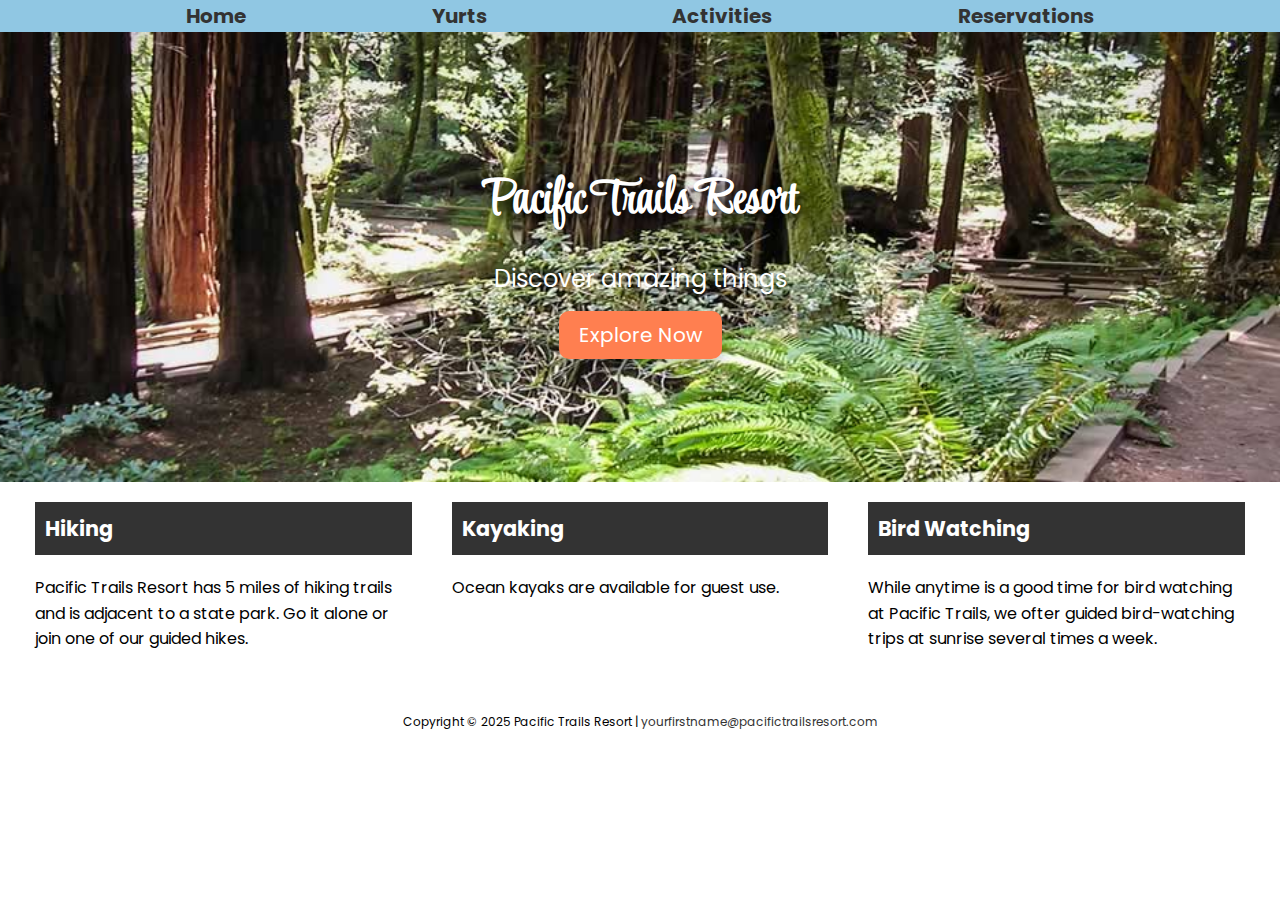
<file: lesson04/lesson04/activities.html>
<!DOCTYPE html>
<html lang="en">
<head>
  <meta charset="UTF-8">
  <meta name="viewport" content="width=device-width, initial-scale=1.0">
  <title>Pacific Trails Resort :: Activities</title>
  <link rel="preconnect" href="https://fonts.googleapis.com">
<link rel="preconnect" href="https://fonts.gstatic.com" crossorigin>
<link href="https://fonts.googleapis.com/css2?family=Poppins:wght@400;500;600&family=Style+Script&display=swap" rel="stylesheet">
  <link rel="stylesheet" href="https://cdnjs.cloudflare.com/ajax/libs/font-awesome/6.7.2/css/all.min.css" integrity="sha512-Evv84Mr4kqVGRNSgIGL/F/aIDqQb7xQ2vcrdIwxfjThSH8CSR7PBEakCr51Ck+w+/U6swU2Im1vVX0SVk9ABhg==" crossorigin="anonymous" referrerpolicy="no-referrer" />
  <link rel="stylesheet" href="styles.css">
</head>
<body>
    <nav>
        <ul class="main-menu">
            <li><a href="index.html">Home</a></li>
            <li><a href="yurts.html">Yurts</a></li>
            <li><a href="activities.html">Activities</a></li>
            <li><a href="reservations.html">Reservations</a></li>
        </ul>
    </nav>
    <div class="hero-image hero-activities-image">
      <div class="hero-text">
        <h1>Pacific Trails Resort</h1>
        <p>Discover amazing things</p>
        <a href="reservations.html" class="btn btn-primary">Explore Now</a>
      </div>
  </div>
  <div class="container-fluid">
  <main class="main">
           <section class="content"> 
            <h2>Hiking</h2>
            <p>Pacific Trails Resort has 5 miles of hiking trails and is adjacent to a state park. Go it alone or join one of our guided hikes.</p>
        </section>
        <section class="content"> 
          <h2>Kayaking</h2>
            <p>Ocean kayaks are available for guest use.</p>
        </section>
        <section class="content"> 
          <h2>Bird Watching</h2>
            <p>While anytime is a good time for bird watching at Pacific Trails, we ofter guided bird-watching trips at sunrise several times a week.</p>
        </section>
        </main>
        <!--footer-->
        <footer>
            <p>Copyright &copy; 2025 Pacific Trails Resort |
            <a href="mailto:yourfirstname@pacifictrailsresorts.com">yourfirstname@pacifictrailsresort.com</a></p>
            </footer>

    </div> <!-- This closes the div container -->

</body>



</html>
</file>
<file: bootstrap-part2/css/custom.css>
caption {
  caption-side: top;
}

.table-dark {
  --bs-table-bg: #0d6efd;
}
/*# sourceMappingURL=custom.css.map */
</file>
<file: sass-demo/css/main.css>
@import url("https://fonts.googleapis.com/css2?family=Montserrat:ital@0;1&display=swap");
body, html {
  height: 100%;
}

body {
  font-family: "Montserrat", "sans-serif";
  margin: 0;
}

body #bg {
  -webkit-clip-path: polygon(100% 0, 100% 81%, 59% 100%, 0 100%, 0 0);
          clip-path: polygon(100% 0, 100% 81%, 59% 100%, 0 100%, 0 0);
  background-color: #023867;
  width: 100%;
  height: 100%;
  position: absolute;
  z-index: -1;
}

@media (min-width: 800px) {
  body #bg {
    -webkit-clip-path: polygon(0 0, 82% 0, 50% 100%, 0% 100%);
            clip-path: polygon(0 0, 82% 0, 50% 100%, 0% 100%);
  }
}

body header a {
  color: #fff;
  text-decoration: none;
  padding: 15px;
  display: block;
  text-transform: uppercase;
}

@media (min-width: 800px) {
  main {
    display: -ms-grid;
    display: grid;
    -ms-grid-columns: 50% auto;
        grid-template-columns: 50% auto;
        grid-template-areas: "primary card";
  }
}

main section#card {
  background: #fff;
  padding: 20px;
  margin: 1rem auto;
  border-radius: 15px;
  -webkit-box-shadow: 0 10px 30px rgba(0, 0, 0, 0.2);
          box-shadow: 0 10px 30px rgba(0, 0, 0, 0.2);
  width: 80%;
}

@media (min-width: 800px) {
  main section#card {
    grid-area: card;
    height: -webkit-fit-content;
    height: -moz-fit-content;
    height: fit-content;
    -ms-flex-item-align: center;
        -ms-grid-row-align: center;
        align-self: center;
    margin: 1rem;
  }
}

main ul {
  list-style-type: none;
  margin: 0;
  padding: 0;
}

main ul li {
  margin-bottom: 10px;
}

main ul li span {
  position: absolute;
  width: 20px;
  height: 20px;
  background-color: #3aa1fb;
  border-radius: 50%;
  margin-right: 10px;
}

main ul li strong {
  display: inline-block;
  margin-left: 40px;
}

main section#primary {
  color: #ffffff;
  padding: 15px;
  text-align: center;
}

@media (min-width: 800px) {
  main section#primary {
    grid-area: primary;
    text-align: left;
    margin: 4em 0 0 4em;
  }
}

main h1 {
  font-size: 2rem;
  margin-top: 10px;
  text-transform: uppercase;
}

@media (min-width: 800px) {
  main h1 {
    width: 30%;
    font-size: 4em;
    line-height: 0.9em;
  }
}

main a {
  color: #023867;
  border-radius: 15px;
  text-decoration: none;
  text-transform: uppercase;
  font-weight: bold;
  background-color: #FCEA28;
  display: inline-block;
  text-align: center;
  margin: 30px auto 0 auto;
  padding: 15px;
}

@media (min-width: 800px) {
  main a {
    padding: 15px 60px;
  }
}
/*# sourceMappingURL=main.css.map */
</file>
<file: lesson04/lesson04/styles.css>
* {
  margin: 0; /* Removes default margin */
  padding: 0; /* Removes default padding */
  box-sizing: border-box; /* Ensures padding and borders are included in element's total width/height */
}
body {
  font-family: 'Poppins', sans-serif; /* Sets the font style */
  line-height: 1.6; /* Increases line spacing for readability */
}

nav {
  background-color: #90c7e3; /* Light blue background */
  font-weight: bold; /* Makes text bold */
}

ul {
  list-style-type: none; /* Removes default bullet points */
}

a {
  text-decoration: none; /* Removes underline from links */
  color: #333; /* Dark gray text color */
}

a:hover {
  color: #fff; /* Changes link color to white when hovered */
}

h2 {
  margin-bottom: 20px; /* Adds space below h2 */
}

p {
  margin: 20px 0; /* Adds vertical spacing between paragraphs */
}
footer {
  font-size: 75%; /* Reduces text size */
  text-align: center; /* Centers text */
}
.container-fluid {
  width: 100%; /* Full width of the viewport */
  padding-right: 15px; /* Adds padding to the right */
  padding-left: 15px; /* Adds padding to the left */
  margin-right: auto; /* Centers the container */
  margin-left: auto; /* Centers the container */
}
.hero-image {
  background-size: cover; /* Makes the background image cover the element */
  background-position: center center; /* Centers the background image */
  height: 50vh; /* Sets height to 50% of viewport height */
  display: flex; /* Enables flexbox */
  justify-content: center; /* Centers content horizontally */
  align-items: center; /* Centers content vertically */
  color: white; /* Sets text color to white */
  text-align: center; /* Centers text alignment */
}
.hero-home-image {
  background-image: url('images/coast.jpg'); /* Sets background image */
}
.hero-activities-image {
  background-image: url('images/trail.jpg'); /* Sets background image */
}
.hero-yurt-image {
  background-image: url('images/yurt.jpg'); /* Sets background image */
}
.hero-reservations-image {
  background-image: url('images/reservations.jpg'); /* Sets background image */
}
.hero-text h1 {
  font-family: 'Style Script', sans-serif; /* Uses a decorative font */
  font-size: 3rem; /* Sets large font size */
  text-shadow: 5px 5px 10px rgba(0, 0, 0, 1); /* Adds a dark shadow for contrast */
}
.hero-text p {
  font-size: 1.5rem; /* Sets paragraph text size */
}
.hero-text .btn {
  background-color: coral; /* Sets button background color */
  color: #fff; /* White text */
  font-size: 1.25rem; /* Adjusts button text size */
  padding: 10px 20px; /* Adds space inside button */
  border-radius: 10px; /* Rounds button corners */
  box-shadow: 0 4px 10px rgba(0, 0, 0, 0.2); /* Adds a subtle shadow */
  transition: all 0.3s ease; /* Smooth transition effect */
}
.hero-text .btn:hover {
  background-color: #90c7e3; /* Changes button color on hover */
  box-shadow: 0 8px 20px rgba(0, 0, 0, 0.3); /* Darkens shadow on hover */
}
.main-menu {
  display: flex; /* Uses flexbox for layout */
  justify-content: space-evenly; /* Evenly distributes menu items */
}

.main-menu a {
  font-size: 20px; /* Sets font size */
}
.main {
  display: flex;
  flex-wrap: wrap; /* Allows items to stack on smaller screens */
  justify-content: center; /* Centers sections */
  gap: 40px; /* Adds spacing between sections */
  padding: 20px;
}
.content {
  flex: 1 1 300px; /* Flexible width, but doesn't shrink below 300px */
}
.main h2 {
  padding: 10px; /* Adds space inside the h2 */
  background-color: #333; /* Dark background color */
  color: #fff; /* White text color */
  font-size: 1.3rem; /* Adjusts font size */
}
.resort {
  color: #5C7fa3; /* Sets text color */
  font-weight: bold; /* Makes text bold */
}
.contact {
  margin-top: 40px; /* Adds space above the contact box */
  border: 1px solid #000; /* Adds a thin black border */
  padding: 10px; /* Adds space inside the box */
  display: inline-block; /* Makes width only as wide as the content */
  font-style: normal; /* Removes default italic style */
}
.contact p {
  margin: 0; /* Removes default margin */
  line-height: 1.3; /* Reduces spacing between lines */
}
form {
  max-width: 500px; /* Restrict form width for better readability */
  margin: 20px auto; /* Center the form on the page */
  padding: 20px;
  background: #f9f9f9; /* Light background for contrast */
  border-radius: 10px; /* Rounded corners */
  box-shadow: 0 4px 10px rgba(0, 0, 0, 0.1); /* Subtle shadow for depth */
}
fieldset {
  border: none; /* Remove default fieldset border */
  margin-bottom: 20px; /* Add spacing between sections */
  padding: 0;
}
legend {
  font-size: 1.2rem;
  font-weight: bold;
  color: #333;
  margin-bottom: 10px;
}
label {
  display: block; /* Make labels appear above inputs */
  font-weight: bold;
  margin-bottom: 5px;
  color: #333;
}
input, textarea {
  width: 100%; /* Full width for better usability */
  padding: 10px;
  margin-bottom: 15px;
  border: 1px solid #ccc;
  border-radius: 5px;
  font-size: 1rem;
}
textarea {
  resize: vertical; /* Allow users to resize vertically only */
  min-height: 80px; /* Set a reasonable minimum height */
}
input:focus, textarea:focus {
  border-color: #007bff; /* Highlight input fields when focused */
  outline: none;
  box-shadow: 0 0 5px rgba(0, 123, 255, 0.5);
}
small {
  display: block;
  font-size: 0.9rem;
  color: #666;
  margin-bottom: 10px;
}
button {
  background: #007bff;
  color: #fff;
  border: none;
  padding: 10px 15px;
  font-size: 1rem;
  border-radius: 5px;
  cursor: pointer;
  transition: background 0.3s ease-in-out;
}
button:hover {
  background: #0056b3;
}

/* Responsive Design */
@media (max-width: 600px) {
  form {
      width: 90%;
      padding: 15px;
  }
}

@media (max-width: 768px) {
  .hero-text h1 {
    font-size: 2.5rem; /* Decreases font size for smaller screens */
    font-weight: 400;
  }

  .hero-text p {
    font-size: 1.2rem; /* Reduces paragraph font size */
  }

  .hero-text .btn {
    font-size: 1rem; /* Adjusts button text size */
    padding: 8px 16px; /* Reduces button padding */
  }
}
</file>
<file: lesson05/styles.css>
* {
    /* Reset margin and padding for all elements */
    margin: 0;
    padding: 0;
    /* Use border-box model for all elements so padding and border are included in the element's total width/height */
    box-sizing: border-box;
}

/* Basic styles for the root element and body */
html {
    /* Set base font size to 100%, which is 16px by default */
    font-size: 100%;
    /* Line height of 1.5 for readability */
    line-height: 1.5;
}

body {
    /* Apply the Google Font "Source Sans Pro" to the entire body */
    font-family: 'Source Sans Pro', sans-serif;
}

/* Main container for the content section */
section {
    display: flex;
    flex-wrap: wrap; /* Allow items to wrap to the next line if necessary */
    max-width: 1200px; /* Set a maximum width for the section */
    margin: 0 auto; /* Center the section horizontally */
    padding: 2rem; /* Add padding around the section */
}

/* Styles for the aside (sidebar) element */
aside {
    flex: 1 1 25%; /* Flex-grow, flex-shrink, and flex-basis for the aside */
    background-color: #ededed; /* Light gray background for the aside */
    padding: 1.25rem;
    margin-left: 1rem;
    border-radius: 12px; /* Rounded corners */
    box-shadow: 0 4px 8px rgba(0, 0, 0, 0.8); /* Add a subtle shadow */
}

aside p {
    font-style: italic; /* Italicize text in the aside */
    font-family: Georgia, 'Times New Roman', Times, serif;
}

/* Styles for the article element */
article {
    flex: 1 1 65%; /* Flex-grow, flex-shrink, and flex-basis for the article */
}

/* Ensure images are responsive */
img {
    max-width: 100%; /* Make images responsive */
    height: auto; /* Maintain aspect ratio */
    margin-right: 1rem;
    margin-bottom: 1rem;
    float: left; /* Float images to the left */
    padding-right: 1rem;
}

/* Heading styles */
h1 {
   font-size: 2.5rem;
   margin-bottom: 0.5rem;
}

h2 {
    font-size: 2rem;
}

/* Paragraph styles */
p {
   margin-bottom: 1.5rem;
}

/* Media Queries */

/* Media query for screens smaller than or equal to 768px */
@media (max-width: 768px) {

    /* Stack the aside and article elements vertically on small screens */
    section {
        flex-direction: column; /* Change the direction to column */
    }

    /* Move aside to the bottom by changing its order */
    aside {
       flex: 1 1 100%; /* Make aside take full width */
       margin-left: 0;
       width: 80%;
       padding: 1.5rem;
    }

    /* Make the article take up the full width */
    article {
        flex: 1 1 100%; /* Make article take full width */
    }
}

/* Media query for screens smaller than or equal to 480px (extra small screens) */
@media (max-width: 480px) {

    /* Decrease the font size of the main heading for smaller screens */
    h1 {
        font-size: 2rem; /* Decrease font size */
    }

    /* Decrease the font size of subheadings for smaller screens */
    h2 {
        font-size: 1.75rem; /* Decrease font size */
    }

    /* Decrease the font size of paragraphs for smaller screens */
    p {
        font-size: 0.9rem; /* Decrease font size */
    }
}
</file>
<file: lesson04/lesson03-flexbox/styles.css>
/* Reset default margin, padding, and box-sizing for all elements */
* {
    margin: 0; /* Removes default margin from all elements */
    padding: 0; /* Removes default padding from all elements */
    box-sizing: border-box; /* Ensures padding and border are included in the element's total width and height */
}

/* Body styling */
body {
    font-family: 'Roboto', sans-serif; /* Sets the font family to Roboto for the entire page */
    background-color: #d9e2e8; /* Sets a light gray-blue background color for the page */
}

/* General styling for the container holding the cards */
.container {
    display: flex;
    gap: 20px;
    justify-content: center;
    padding: 20px;
}

/* Card styling */
.card {
    background-color: #fff;
    border-radius: 10px;
    box-shadow: 0 4px 6px rgba(0, 0, 0, 0.8); /* Adds a subtle shadow to the card */
    padding: 20px; /* Adds padding inside the card */
    text-align: center;
    width: 300px; /* Sets a fixed width for the card */
    transition: transform 0.1s ease; /* Smooth transition for scaling effect */
}

/* Styling for the card title (h2) */
.card h2 {
    color: #333; /* Sets the text color to dark gray */
    font-size: 24px; /* Sets the font size of the title */
    margin-bottom: 10px; /* Adds space below the title */
}

/* Styling for the paragraph text inside the card */
.card p {
    color: #666; /* Sets the text color to medium gray */
    font-size: 16px; /* Sets the font size of the paragraph text */
    margin-bottom: 20px; /* Adds space below the paragraph text */
}

/* Styling for the image inside each card */
.card img {
    max-width: 100%; /* Ensures the image does not exceed the card's width */
    height: auto;
    margin-bottom: 15px;

}

/* Styling for the "Learn More" button */
.learn-more-btn {
    background-color: #3498db; /* Sets the button's background color to a blue */
    border: none; /* Removes any border from the button */
    border-radius: 4px; /* Rounds the corners of the button */
    color: white; /* Sets the text color of the button to white */
    cursor: pointer; /* Changes the cursor to a pointer when hovering over the button */
    font-size: 16px; /* Sets the font size of the button text */
    padding: 10px 20px; /* Adds padding inside the button (top/bottom: 10px, left/right: 20px) */
    text-decoration: none; /* Removes the underline from the link inside the button */
    transition: background-color 0.3s ease, transform 0.3s ease; /* Smooth transition for background color and size on hover */
}

/* Styling for the link inside the button */
.learn-more-btn a {
    display: block; /* Makes the link behave like a block element, taking up the full width of the button */
    text-decoration: none; /* Removes the default underline from the link */
    color: white; /* Ensures the link text is white (matching the button text color) */
}

/* Button color for the second card */
.card:nth-child(2) .learn-more-btn {
    background-color: #27ae60; /* Sets a green color for the "Learn More" button on the second card */
}

/* Button color for the third card */
.card:nth-child(3) .learn-more-btn {
    background-color: #e74c3c; /* Sets a red color for the "Learn More" button on the third card */
}

/* Hover effects for all buttons */
.learn-more-btn:hover {
    background-color: #2980b9; /* Darker blue color on hover for the first button */
    transform: scale(1.05); /*  Slightly enlarges the button when it is hovered, making it appear more interactive. */
}

/* Hover effect for the green button (second card) */
.card:nth-child(2) .learn-more-btn:hover {
    background-color: #2ecc71; /* Darker green color on hover */
}

/* Hover effect for the red button (third card) */
.card:nth-child(3) .learn-more-btn:hover {
    background-color: #c0392b; /* Darker red color on hover */
}

/* Responsive adjustments for smaller screen sizes */
@media (max-width: 768px) {
    .container {
        flex-direction: column;
        align-items: center; /* Centers the cards vertically on smaller screens */
    }

    .card {
        width: 100%; /* Makes the card take the full width of the container */
    }
}
</file>
